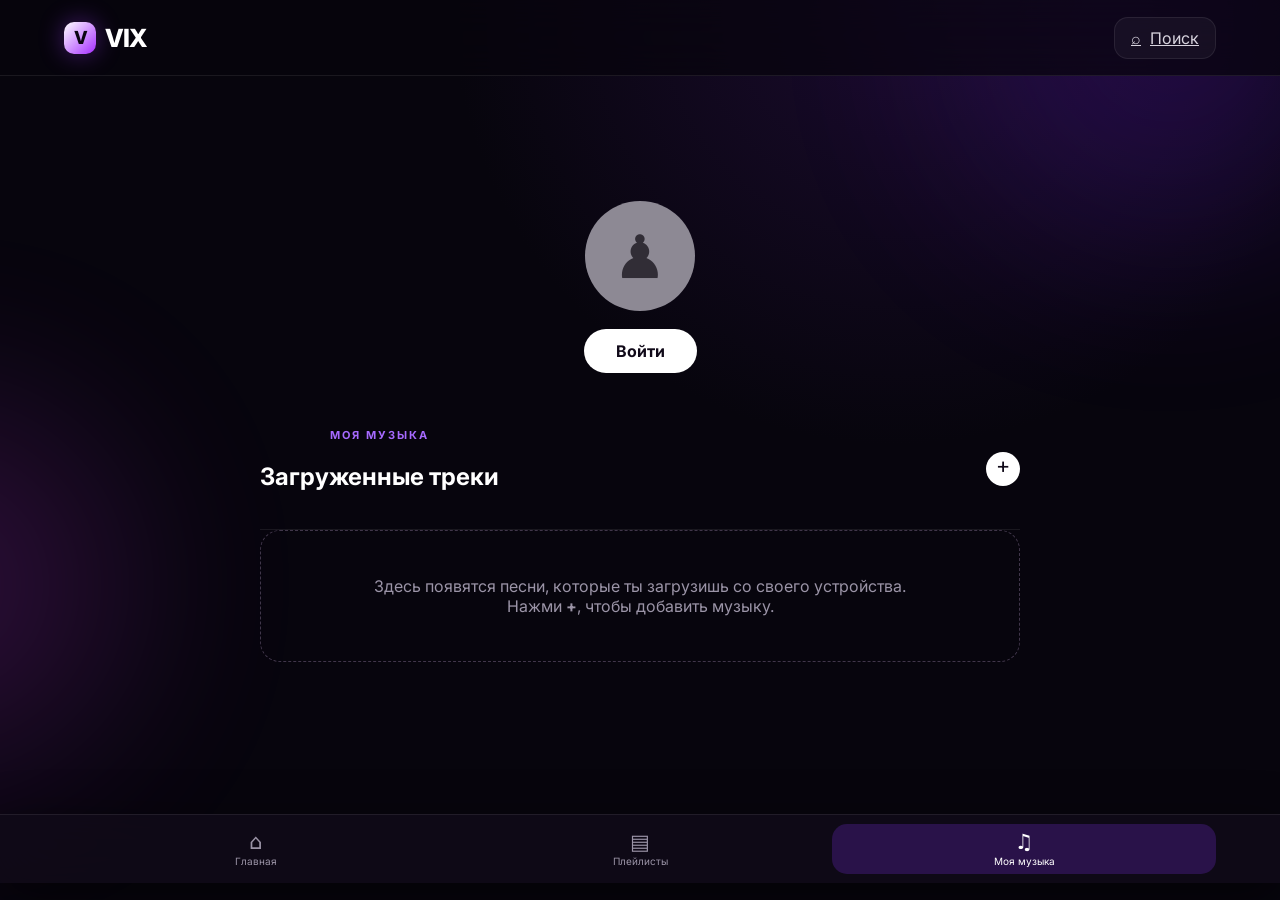
<file: music.html>
<!doctype html><html lang="ru"><head><meta charset="UTF-8"><meta name="viewport" content="width=device-width,initial-scale=1"><title>VIX — Моя музыка</title><link rel="stylesheet" href="styles.css?v=12"><link rel="preconnect" href="https://fonts.googleapis.com"><link rel="preconnect" href="https://fonts.gstatic.com" crossorigin><link href="https://fonts.googleapis.com/css2?family=Inter:wght@400;500;600;700;800&display=swap" rel="stylesheet"></head><body><div class="ambient ambient-one"></div><div class="ambient ambient-two"></div><header class="topbar"><a class="brand" href="index.html"><span class="brand-mark">V</span><span>VIX</span></a><div class="top-spacer"></div><a class="search-trigger" href="index.html">⌕ <span>Поиск</span></a></header><main class="page subpage"><section class="account-box"><div class="account-icon">♟</div><a class="login-btn" href="#">Войти</a><div class="uploaded-head"><div><p class="eyebrow">МОЯ МУЗЫКА</p><h2>Загруженные треки</h2></div><label class="add-btn" title="Добавить треки">+<input id="musicUpload" type="file" accept="audio/*" multiple hidden></label></div><div id="uploadedList" class="track-list"><div class="empty-upload">Здесь появятся песни, которые ты загрузишь со своего устройства.<br>Нажми <b>+</b>, чтобы добавить музыку.</div></div></section></main><nav class="bottom-nav"><a class="nav-item" href="index.html"><span>⌂</span><small>Главная</small></a><a class="nav-item" href="playlists.html"><span>▤</span><small>Плейлисты</small></a><a class="nav-item active" href="music.html"><span>♫</span><small>Моя музыка</small></a></nav><script src="nav.js?v=8"></script><script>const input=document.querySelector('#musicUpload'),list=document.querySelector('#uploadedList');input.addEventListener('change',()=>{const files=[...input.files].filter(f=>f.type.startsWith('audio/'));if(!files.length)return;list.innerHTML='';files.forEach(file=>{const url=URL.createObjectURL(file),row=document.createElement('div');row.className='track';row.innerHTML='<div class="track-cover playlist-art">♫</div><div class="track-info"><strong>'+file.name.replace(/\.[^/.]+$/,'')+'</strong><span>Загружено с устройства</span></div><button class="mini-play">▶</button>';row.querySelector('button').onclick=()=>new Audio(url).play();list.appendChild(row)})});</script></body></html>
</file>
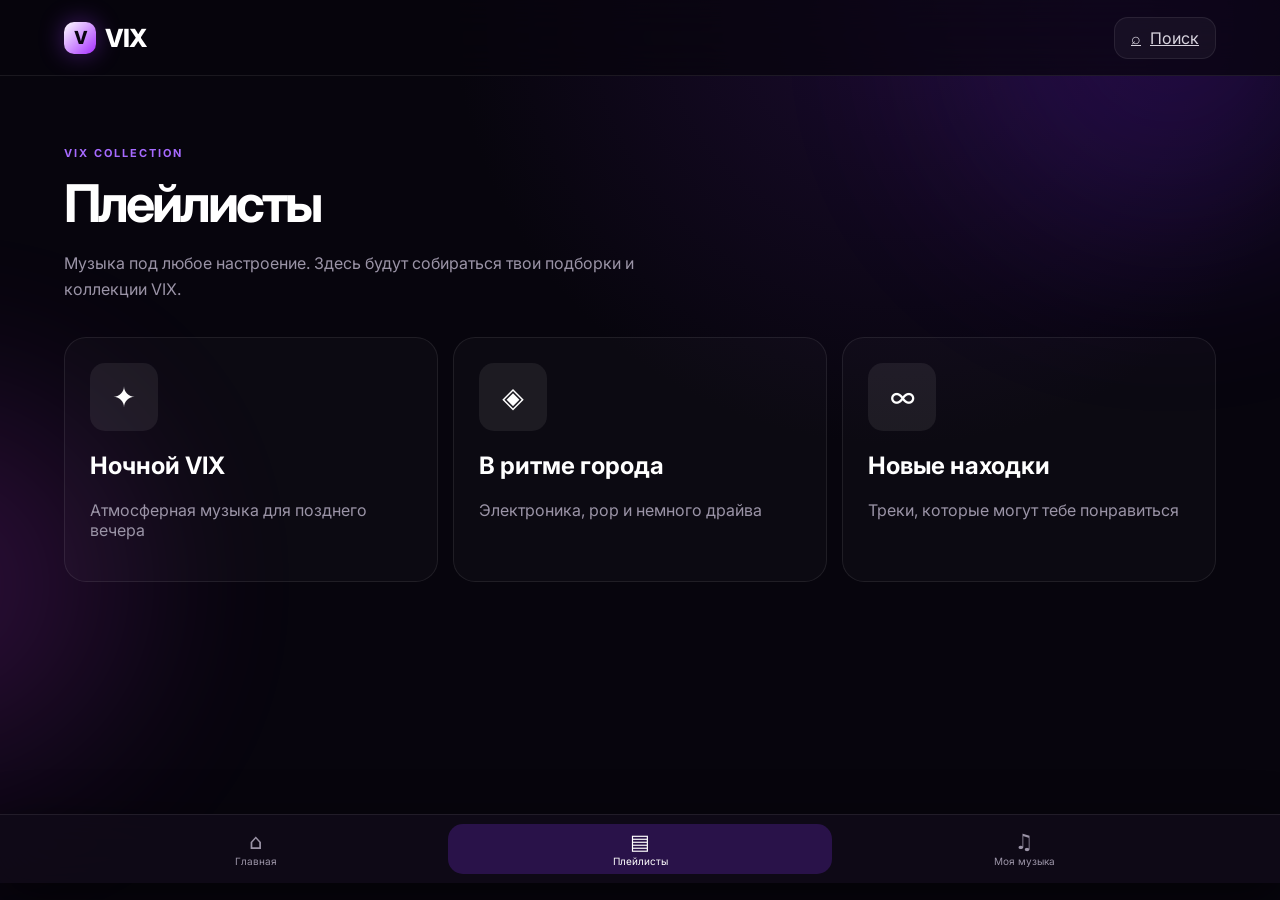
<file: playlists.html>
<!doctype html><html lang="ru"><head><meta charset="UTF-8"><meta name="viewport" content="width=device-width,initial-scale=1"><title>VIX — Плейлисты</title><link rel="stylesheet" href="styles.css?v=12"><link rel="preconnect" href="https://fonts.googleapis.com"><link rel="preconnect" href="https://fonts.gstatic.com" crossorigin><link href="https://fonts.googleapis.com/css2?family=Inter:wght@400;500;600;700;800&display=swap" rel="stylesheet"></head><body><div class="ambient ambient-one"></div><div class="ambient ambient-two"></div><header class="topbar"><a class="brand" href="index.html"><span class="brand-mark">V</span><span>VIX</span></a><div class="top-spacer"></div><a class="search-trigger" href="index.html">⌕ <span>Поиск</span></a></header><main class="page subpage"><p class="eyebrow">VIX COLLECTION</p><h1>Плейлисты</h1><p class="subpage-lead">Музыка под любое настроение. Здесь будут собираться твои подборки и коллекции VIX.</p><div class="page-card-grid"><article class="page-card"><div class="playlist-art gradient-purple">✦</div><h2>Ночной VIX</h2><p class="muted">Атмосферная музыка для позднего вечера</p></article><article class="page-card"><div class="playlist-art gradient-violet">◈</div><h2>В ритме города</h2><p class="muted">Электроника, pop и немного драйва</p></article><article class="page-card"><div class="playlist-art gradient-plum">∞</div><h2>Новые находки</h2><p class="muted">Треки, которые могут тебе понравиться</p></article></div></main><nav class="bottom-nav"><a class="nav-item" href="index.html"><span>⌂</span><small>Главная</small></a><a class="nav-item active" href="playlists.html"><span>▤</span><small>Плейлисты</small></a><a class="nav-item" href="music.html"><span>♫</span><small>Моя музыка</small></a></nav><script src="nav.js?v=8"></script></body></html>
</file>
<file: styles.css>
:root{--bg:#07050d;--surface:#100c19;--surface2:#171021;--purple:#8b35ff;--purple2:#b35cff;--text:#fff;--muted:#9b94a7;--line:rgba(255,255,255,.08);--shadow:0 24px 70px rgba(0,0,0,.38);--nav-height:68px}*{box-sizing:border-box}html{scroll-behavior:smooth}body{margin:0;background:radial-gradient(circle at 70% 0,#1a0b2d 0,transparent 35%),var(--bg);color:var(--text);font-family:Inter,system-ui,sans-serif;min-height:100vh;padding-bottom:140px}.ambient{position:fixed;border-radius:50%;filter:blur(100px);opacity:.18;pointer-events:none;z-index:-1}.ambient-one{width:420px;height:420px;background:#7d22ff;top:-180px;right:-100px}.ambient-two{width:360px;height:360px;background:#d63cff;left:-240px;top:45%}.topbar{height:76px;display:flex;align-items:center;gap:32px;padding:0 5%;position:sticky;top:0;z-index:20;background:rgba(7,5,13,.72);backdrop-filter:blur(20px);border-bottom:1px solid var(--line)}.brand{color:#fff;text-decoration:none;font-weight:800;font-size:25px;letter-spacing:-1px;display:flex;align-items:center;gap:9px}.brand-mark{display:grid;place-items:center;width:32px;height:32px;border-radius:10px;background:linear-gradient(135deg,#fff,#a52dff);color:#0b0611;font-size:18px;box-shadow:0 0 25px rgba(160,60,255,.4)}.top-spacer{flex:1}.search-trigger{border:1px solid var(--line);background:rgba(255,255,255,.045);color:#d9d4df;border-radius:14px;padding:10px 16px;display:flex;gap:9px;align-items:center;font:inherit;cursor:pointer}.search-trigger:hover{background:rgba(255,255,255,.08)}.icon{font-size:23px}.page{width:min(1180px,90%);margin:auto}.hero-player{margin-top:48px;display:grid;grid-template-columns:1.15fr .85fr;gap:70px;align-items:center;min-height:510px}.eyebrow{font-size:11px;letter-spacing:2px;font-weight:700;color:#a66aff;margin:0 0 12px}.hero-copy h1{font-size:clamp(48px,6vw,76px);line-height:.98;letter-spacing:-4px;margin:0 0 25px}.hero-copy h1 span{background:linear-gradient(90deg,#fff,#b65dff);-webkit-background-clip:text;background-clip:text;color:transparent}.hero-description{max-width:560px;color:var(--muted);font-size:16px;line-height:1.7}.mode-switch{display:flex;gap:8px;margin-top:30px}.mode{border:1px solid var(--line);background:transparent;color:#aaa1b4;padding:12px 17px;border-radius:12px;font-weight:600;cursor:pointer}.mode.active{background:#fff;color:#100918}.now-playing-card{background:linear-gradient(145deg,rgba(34,19,50,.95),rgba(12,9,18,.95));border:1px solid var(--line);padding:20px;border-radius:28px;box-shadow:var(--shadow);transform:rotate(1deg)}.cover-wrap{position:relative;aspect-ratio:1;overflow:hidden;border-radius:20px;background:#1b1025}.cover-wrap img{width:100%;height:100%;object-fit:cover;display:block}.cover-shine{position:absolute;inset:0;background:linear-gradient(120deg,rgba(255,255,255,.18),transparent 35%,rgba(133,34,255,.3))}.hero-play{position:absolute;right:20px;bottom:20px;width:58px;height:58px;border:0;border-radius:50%;background:#fff;color:#100718;font-size:18px;box-shadow:0 8px 30px #0008;cursor:pointer}.track-meta{display:flex;justify-content:space-between;align-items:center;padding:20px 4px 14px}.track-meta h2{margin:4px 0;font-size:20px}.track-meta p{margin:0;color:#a39aaa}.muted{color:var(--muted)}.like-btn{background:none;border:0;color:#fff;font-size:28px;cursor:pointer}.like-btn.liked{color:#d46bff}.hero-progress{height:4px;background:#31263b;border-radius:10px;overflow:hidden}.hero-progress span{display:block;height:100%;width:0;background:linear-gradient(90deg,#8230ff,#d277ff)}.time-row{display:flex;justify-content:space-between;color:#756d7d;font-size:10px;padding-top:7px}.section{padding-top:70px}.section-heading{display:flex;justify-content:space-between;align-items:end;margin-bottom:22px}.section-heading h2{font-size:27px;margin:0;letter-spacing:-1px}.text-btn{background:none;border:0;color:#a96aff;font-weight:600;cursor:pointer;text-decoration:none}.cards{display:grid;grid-template-columns:repeat(2,1fr);gap:14px}.playlist-card{min-height:150px;border-radius:20px;padding:22px;display:flex;align-items:end;gap:18px;position:relative;overflow:hidden;border:1px solid var(--line);cursor:pointer}.playlist-card:after{content:"";position:absolute;width:180px;height:180px;border-radius:50%;background:#fff2;right:-70px;top:-90px}.gradient-purple{background:linear-gradient(135deg,#2b1046,#6d24b6)}.gradient-violet{background:linear-gradient(135deg,#190d2d,#431e91)}.gradient-black{background:linear-gradient(135deg,#16121a,#392445)}.gradient-plum{background:linear-gradient(135deg,#2a0c28,#73235e)}.playlist-art{width:68px;height:68px;display:grid;place-items:center;border-radius:15px;background:#fff1;font-size:28px}.playlist-card h3{margin:0 0 6px;font-size:18px}.playlist-card p{margin:0;color:#d0c6d8;font-size:12px;line-height:1.45}.mini-play{margin-left:auto;width:42px;height:42px;border-radius:50%;border:0;background:#fff;color:#130a1c;z-index:1;cursor:pointer}.artist-row{display:grid;grid-template-columns:repeat(5,1fr);gap:20px}.artist{text-align:center}.artist img{width:100%;aspect-ratio:1;border-radius:50%;object-fit:cover;border:2px solid #271933}.artist h3{margin:12px 0 4px;font-size:14px}.artist p{margin:0;color:var(--muted);font-size:11px}.track-list{border-top:1px solid var(--line)}.track{display:grid;grid-template-columns:48px 1fr auto;gap:15px;align-items:center;padding:12px 4px;border-bottom:1px solid var(--line);cursor:pointer}.track:hover{background:rgba(255,255,255,.025)}.track-cover{width:48px;height:48px;border-radius:10px;object-fit:cover}.track-info strong{display:block;font-size:14px}.track-info span{display:block;color:var(--muted);font-size:11px;margin-top:4px}.track-time{color:#716978;font-size:11px}.charts-grid{display:grid;grid-template-columns:repeat(2,1fr);gap:12px}.chart-card{padding:22px;border:1px solid var(--line);background:rgba(255,255,255,.025);border-radius:17px;display:grid;grid-template-columns:45px 1fr 20px;gap:14px;align-items:center}.chart-number{font-size:25px;font-weight:800;color:#714b8c}.chart-card strong{font-size:14px}.chart-card p{margin:5px 0 0;color:var(--muted);font-size:11px}.bottom-nav{position:fixed;z-index:40;left:0;right:0;bottom:17px;width:100%;display:flex;justify-content:space-around;align-items:center;padding:9px 5%;border-top:1px solid var(--line);border-bottom:0;border-left:0;border-right:0;background:rgba(17,11,24,.88);backdrop-filter:blur(22px);-webkit-backdrop-filter:blur(22px);box-shadow:0 15px 50px #0008;transform:translate3d(0,0,0);opacity:1;transition:transform 1.2s cubic-bezier(.22,1,.36,1),opacity 1s ease;will-change:transform,opacity}.bottom-nav.nav-hidden{transform:translate3d(0,calc(100% + 35px),0);opacity:0;pointer-events:none}.bottom-nav .nav-item{display:flex;flex:1;flex-direction:column;align-items:center;justify-content:center;gap:3px;padding:7px 5px;color:#9b94a7;text-decoration:none;border-radius:15px;transition:color .25s ease,background .25s ease}.bottom-nav .nav-item span{font-size:21px;line-height:1}.bottom-nav .nav-item small{font-size:10px;line-height:1.2}.bottom-nav .nav-item.active{color:#fff;background:rgba(139,53,255,.22)}.player-bar{position:fixed;z-index:39;left:0;right:0;transform:none;bottom:calc(17px + var(--nav-height));width:100%;height:56px;display:grid;grid-template-columns:1fr auto 1fr;align-items:center;gap:25px;padding:7px 5%;border-top:1px solid var(--line);border-bottom:0;border-left:0;border-right:0;background:rgba(13,9,18,.92);backdrop-filter:blur(18px);border-radius:0;box-shadow:0 15px 50px #0008;transition:bottom 1.2s cubic-bezier(.22,1,.36,1);will-change:bottom}.player-bar.player-docked{bottom:17px}.bar-track{display:flex;align-items:center;gap:10px;min-width:0}.bar-track img{width:42px;height:42px;border-radius:8px;object-fit:cover}.bar-track strong,.bar-track span{display:block;white-space:nowrap;overflow:hidden;text-overflow:ellipsis}.bar-track strong{font-size:12px}.bar-track span{font-size:10px;color:var(--muted);margin-top:3px}.bar-controls{display:flex;gap:14px;align-items:center}.bar-controls button,.bar-extra button{border:0;background:none;color:#b8afc1;font-size:16px;cursor:pointer}.bar-play{width:38px;height:38px;border-radius:50%;background:#fff!important;color:#120a18!important}.bar-extra{display:flex;justify-content:end;align-items:center;gap:14px;color:#756d7d;font-size:10px}.search-overlay{position:fixed;inset:0;background:#05030a99;backdrop-filter:blur(15px);z-index:50;display:none;align-items:flex-start;justify-content:center;padding-top:100px}.search-overlay.open{display:flex}.search-panel{width:min(700px,90%);background:#120c1a;border:1px solid var(--line);border-radius:24px;padding:30px;box-shadow:var(--shadow);position:relative}.search-panel h2{font-size:32px;margin:0 0 25px}.close-search{position:absolute;right:20px;top:15px;background:none;border:0;color:#aaa;font-size:28px;cursor:pointer}.search-box{display:flex;align-items:center;gap:10px;background:#0a0710;border:1px solid var(--line);padding:14px 16px;border-radius:14px}.search-box input{width:100%;background:none;border:0;outline:0;color:#fff;font:inherit}.search-results{margin-top:20px}.result{display:flex;gap:12px;align-items:center;padding:10px;border-radius:10px}.result img{width:42px;height:42px;border-radius:7px;object-fit:cover}.result strong{font-size:13px}.result span{display:block;color:var(--muted);font-size:10px;margin-top:3px}.subpage{padding-top:70px}.subpage h1{font-size:52px;letter-spacing:-3px;margin:0 0 12px}.subpage-lead{color:var(--muted);max-width:600px;line-height:1.6}.account-box{max-width:760px;margin:55px auto 0;text-align:center}.account-icon{width:110px;height:110px;margin:auto;border-radius:50%;background:#8d8994;color:#312d36;display:grid;place-items:center;font-size:60px}.login-btn{display:inline-block;margin-top:18px;padding:12px 32px;border-radius:999px;background:#fff;color:#100918;text-decoration:none;font-weight:700}.uploaded-head{display:flex;justify-content:space-between;align-items:center;margin:55px 0 18px}.add-btn{width:34px;height:34px;border:0;border-radius:50%;background:#fff;color:#100918;font-size:22px;cursor:pointer}.empty-upload{padding:45px;border:1px dashed #40364a;border-radius:20px;color:var(--muted);text-align:center}.page-card{background:rgba(255,255,255,.025);border:1px solid var(--line);border-radius:22px;padding:25px}.page-card-grid{display:grid;grid-template-columns:repeat(3,1fr);gap:15px;margin-top:35px}@media(max-width:800px){.topbar{padding:0 5%;gap:14px}.hero-player{grid-template-columns:1fr;gap:35px;margin-top:35px}.hero-copy h1{font-size:48px}.now-playing-card{transform:none;max-width:520px;margin:auto}.artist-row{grid-template-columns:repeat(5,minmax(100px,1fr));overflow:auto;padding-bottom:8px}.cards,.page-card-grid{grid-template-columns:1fr}.charts-grid{grid-template-columns:1fr}.player-bar{grid-template-columns:1fr auto;padding-left:5%;padding-right:5%}.bar-extra{display:none}.page{width:92%}}@media(max-width:500px){body{padding-bottom:125px}.hero-player{min-height:0}.section,.subpage{padding-top:50px}.bottom-nav{bottom:0;padding:9px 3%;border-radius:0}.player-bar{bottom:var(--nav-height);width:100%;left:0;right:0;padding:6px 3%;border-radius:0}.player-bar.player-docked{bottom:0}.bar-controls{gap:8px}.hero-copy h1{letter-spacing:-3px}.mode-switch{overflow:auto}.mode{white-space:nowrap}.subpage h1{font-size:42px}}
</file>
